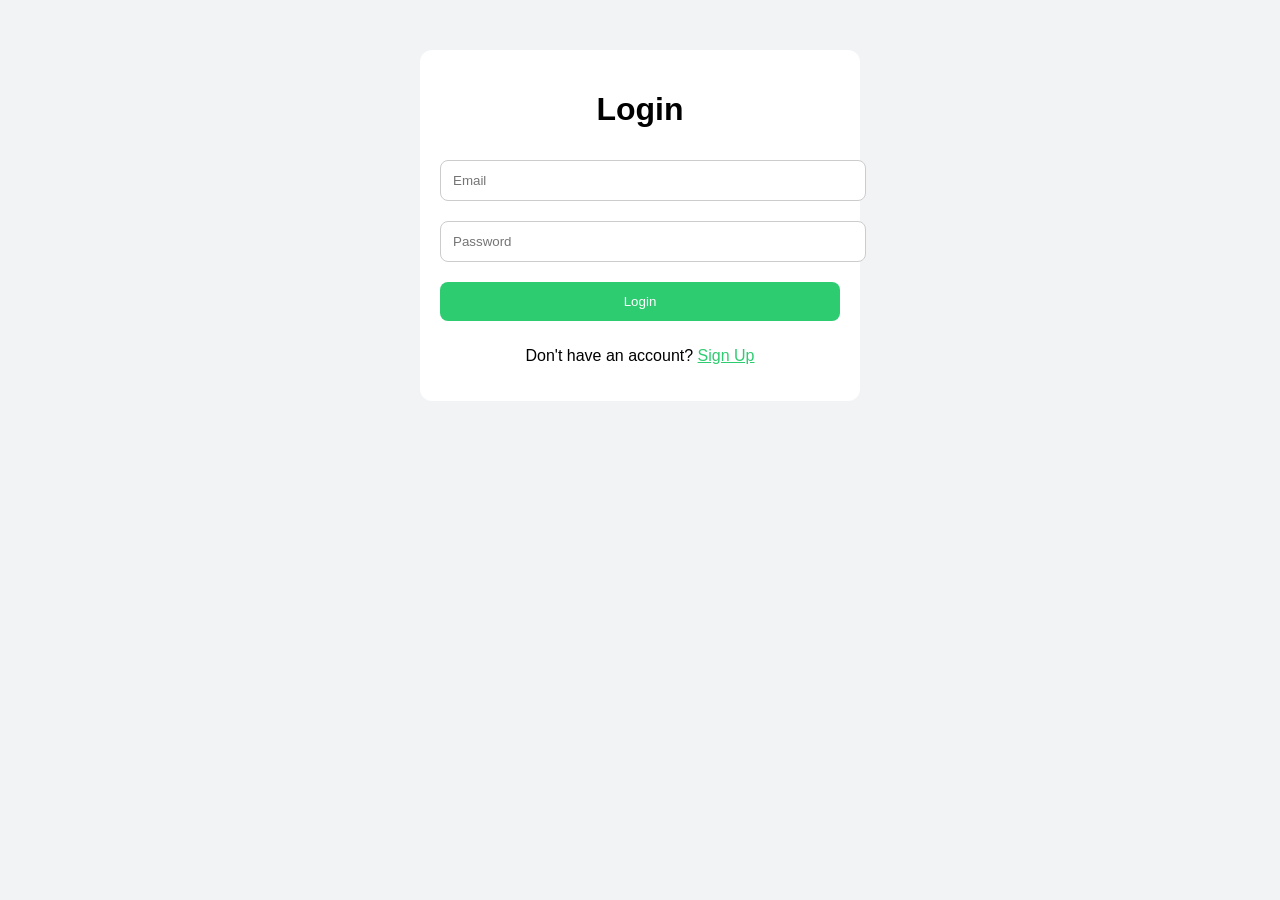
<file: index.html>
<!DOCTYPE html>
<html lang="en">

<head>
    <meta charset="UTF-8">
    <meta name="viewport" content="width=device-width, initial-scale=1.0">
    <title>Cleanup Nepal - Login / Sign Up</title>
    <style>
        body {
            font-family: 'Poppins', sans-serif;
            background-color: #f2f3f4;
            margin: 0;
        }

        .container {
            max-width: 400px;
            margin: 50px auto;
            padding: 20px;
            background: #fff;
            border-radius: 12px;
            text-align: center;
        }

        input,
        button {
            width: 100%;
            padding: 12px;
            margin: 10px 0;
            border-radius: 8px;
            border: 1px solid #ccc;
        }

        button {
            background-color: #2ECC71;
            color: #fff;
            border: none;
            cursor: pointer;
        }

        .error {
            color: red;
        }

        .toggle-link {
            color: #2ECC71;
            cursor: pointer;
            text-decoration: underline;
        }

        .hidden {
            display: none;
        }
    </style>
</head>

<body>
    <div class="container">
        <h1 id="formTitle">Login</h1>

        <form id="loginForm">
            <input type="email" id="loginEmail" placeholder="Email" required>
            <input type="password" id="loginPassword" placeholder="Password" required>
            <button type="submit">Login</button>
        </form>

        <form id="signupForm" class="hidden">
            <input type="text" id="signupName" placeholder="Full Name" required>
            <input type="email" id="signupEmail" placeholder="Email" required>
            <input type="password" id="signupPassword" placeholder="Password" required>
            <button type="submit">Sign Up</button>
        </form>

        <p id="error" class="error"></p>
        <p id="toggleText">
            <span id="toggleMessage">Don't have an account?</span>
            <span class="toggle-link" id="toggleForm">Sign Up</span>
        </p>
    </div>

    <script>
        const loginForm = document.getElementById('loginForm');
        const signupForm = document.getElementById('signupForm');
        const toggleFormLink = document.getElementById('toggleForm');
        const formTitle = document.getElementById('formTitle');
        const toggleMessage = document.getElementById('toggleMessage');
        const errorText = document.getElementById('error');

        toggleFormLink.addEventListener('click', () => {
            loginForm.classList.toggle('hidden');
            signupForm.classList.toggle('hidden');

            if (loginForm.classList.contains('hidden')) {
                formTitle.innerText = "Sign Up";
                toggleMessage.innerText = "Already have an account?";
                toggleFormLink.innerText = "Login";
                errorText.innerText = "";
            } else {
                formTitle.innerText = "Login";
                toggleMessage.innerText = "Don't have an account?";
                toggleFormLink.innerText = "Sign Up";
                errorText.innerText = "";
            }
        });

        loginForm.addEventListener('submit', function (e) {
            e.preventDefault();
            const email = document.getElementById('loginEmail').value;
            const password = document.getElementById('loginPassword').value;

            if (email === "test@example.com" && password === "12345") {
                window.location.href = "dashboard.html";
            } else {
                errorText.innerText = "Invalid email or password";
            }
        });

        signupForm.addEventListener('submit', function (e) {
            e.preventDefault();
            const name = document.getElementById('signupName').value;
            const email = document.getElementById('signupEmail').value;
            const password = document.getElementById('signupPassword').value;

            console.log("Sign Up Data:", { name, email, password });
            errorText.style.color = "green";
            errorText.innerText = "Sign Up successful! You can now login.";
            toggleFormLink.click();
        });
    </script>
</body>

</html>
</file>
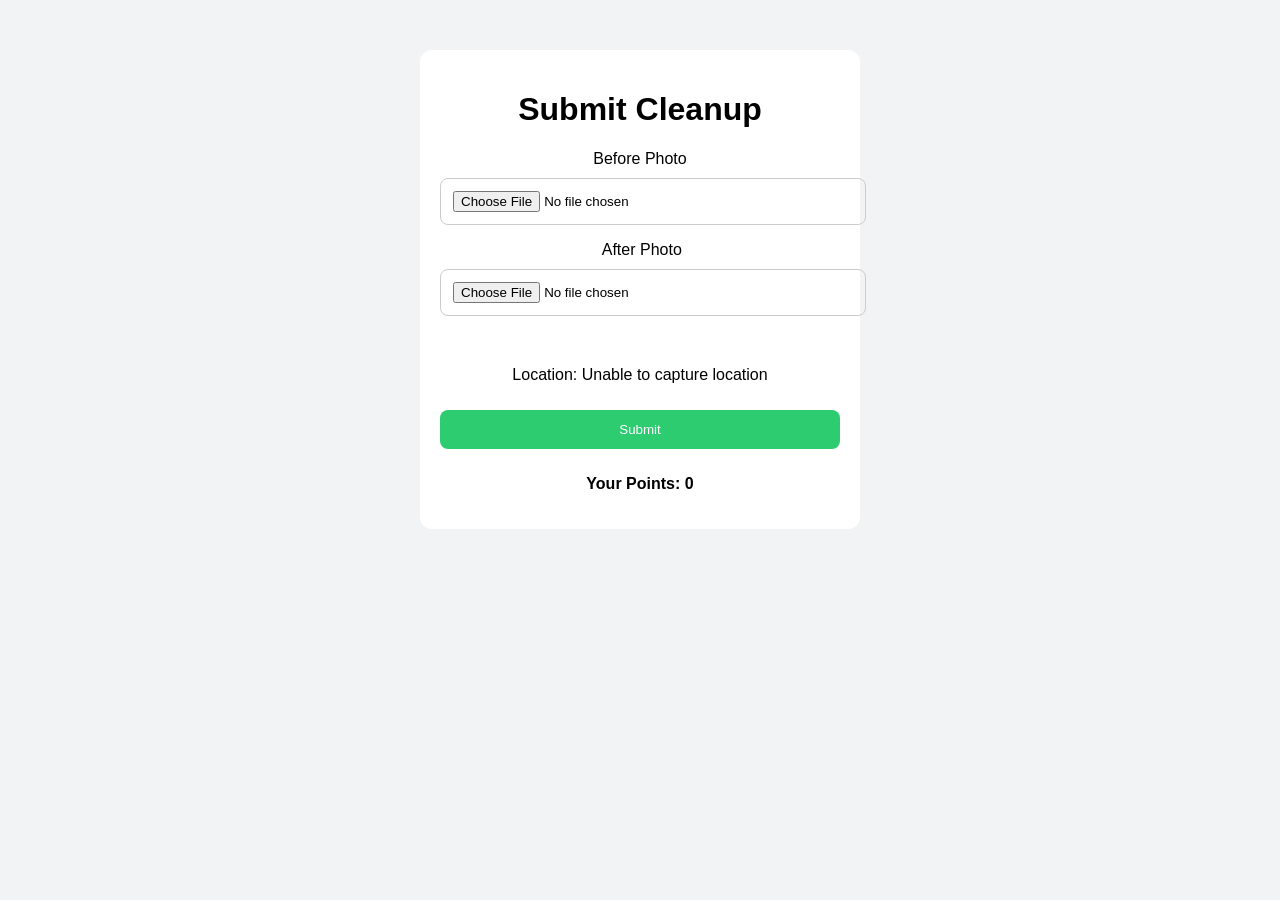
<file: cleanup.html>
<!DOCTYPE html>
<html lang="en">

<head>
    <meta charset="UTF-8">
    <meta name="viewport" content="width=device-width, initial-scale=1.0">
    <title>Cleanup Nepal - Submit Cleanup</title>
    <style>
        body {
            font-family: 'Poppins', sans-serif;
            background-color: #f2f3f4;
            margin: 0;
        }

        .cleanup-container {
            max-width: 400px;
            margin: 50px auto;
            padding: 20px;
            background: #fff;
            border-radius: 12px;
            text-align: center;
        }

        input,
        button {
            width: 100%;
            padding: 12px;
            margin: 10px 0;
            border-radius: 8px;
            border: 1px solid #ccc;
        }

        button {
            background-color: #2ECC71;
            color: #fff;
            border: none;
            cursor: pointer;
        }

        .success {
            color: green;
        }

        .error {
            color: red;
        }

        img.preview {
            max-width: 100%;
            margin: 10px 0;
            border-radius: 8px;
        }

        .points-display {
            font-weight: bold;
            margin-top: 10px;
        }
    </style>
</head>

<body>
    <div class="cleanup-container">
        <h1>Submit Cleanup</h1>
        <form id="cleanupForm">
            <label>Before Photo</label>
            <input type="file" id="beforePhoto" accept="image/*" required>
            <img id="beforePreview" class="preview">

            <label>After Photo</label>
            <input type="file" id="afterPhoto" accept="image/*" required>
            <img id="afterPreview" class="preview">

            <p>Location: <span id="location">Not captured yet</span></p>
            <button type="submit">Submit</button>
        </form>
        <p id="cleanup-msg" class="success"></p>
        <p class="points-display">Your Points: <span id="user-points">0</span></p>
    </div>

    <script>
        let points = 0;

        function previewImage(inputId, previewId) {
            const input = document.getElementById(inputId);
            const preview = document.getElementById(previewId);
            input.addEventListener('change', function () {
                const file = input.files[0];
                if (file) {
                    const reader = new FileReader();
                    reader.onload = function (e) {
                        preview.src = e.target.result;
                    }
                    reader.readAsDataURL(file);
                }
            });
        }
        previewImage('beforePhoto', 'beforePreview');
        previewImage('afterPhoto', 'afterPreview');

        const locationSpan = document.getElementById('location');
        let userLat = null;
        let userLon = null;

        if (navigator.geolocation) {
            navigator.geolocation.getCurrentPosition(function (position) {
                userLat = position.coords.latitude;
                userLon = position.coords.longitude;
                locationSpan.innerText = `Lat: ${userLat.toFixed(6)}, Lon: ${userLon.toFixed(6)}`;
            }, function (err) {
                locationSpan.innerText = "Unable to capture location";
            });
        } else {
            locationSpan.innerText = "Geolocation not supported";
        }

        
        const allowedArea = {
            latMin: 27.6800,
            latMax: 27.6900,
            lonMin: 85.2900,
            lonMax: 85.3000
        };

        function isInAllowedArea(lat, lon) {
            return lat >= allowedArea.latMin && lat <= allowedArea.latMax &&
                lon >= allowedArea.lonMin && lon <= allowedArea.lonMax;
        }

        const cleanupForm = document.getElementById('cleanupForm');
        if (cleanupForm) {
            cleanupForm.addEventListener('submit', function (e) {
                e.preventDefault();
                if (userLat !== null && userLon !== null && isInAllowedArea(userLat, userLon)) {
                    points += 10;
                    document.getElementById('user-points').innerText = points;
                    document.getElementById('cleanup-msg').innerText = "Cleanup submitted! +10 points";
                } else {
                    document.getElementById('cleanup-msg').innerText = "You are not at an allowed cleanup location";
                    document.getElementById('cleanup-msg').className = "error";
                }
                cleanupForm.reset();
                document.getElementById('beforePreview').src = '';
                document.getElementById('afterPreview').src = '';
            });
        }
    </script>
</body>

</html>
</file>
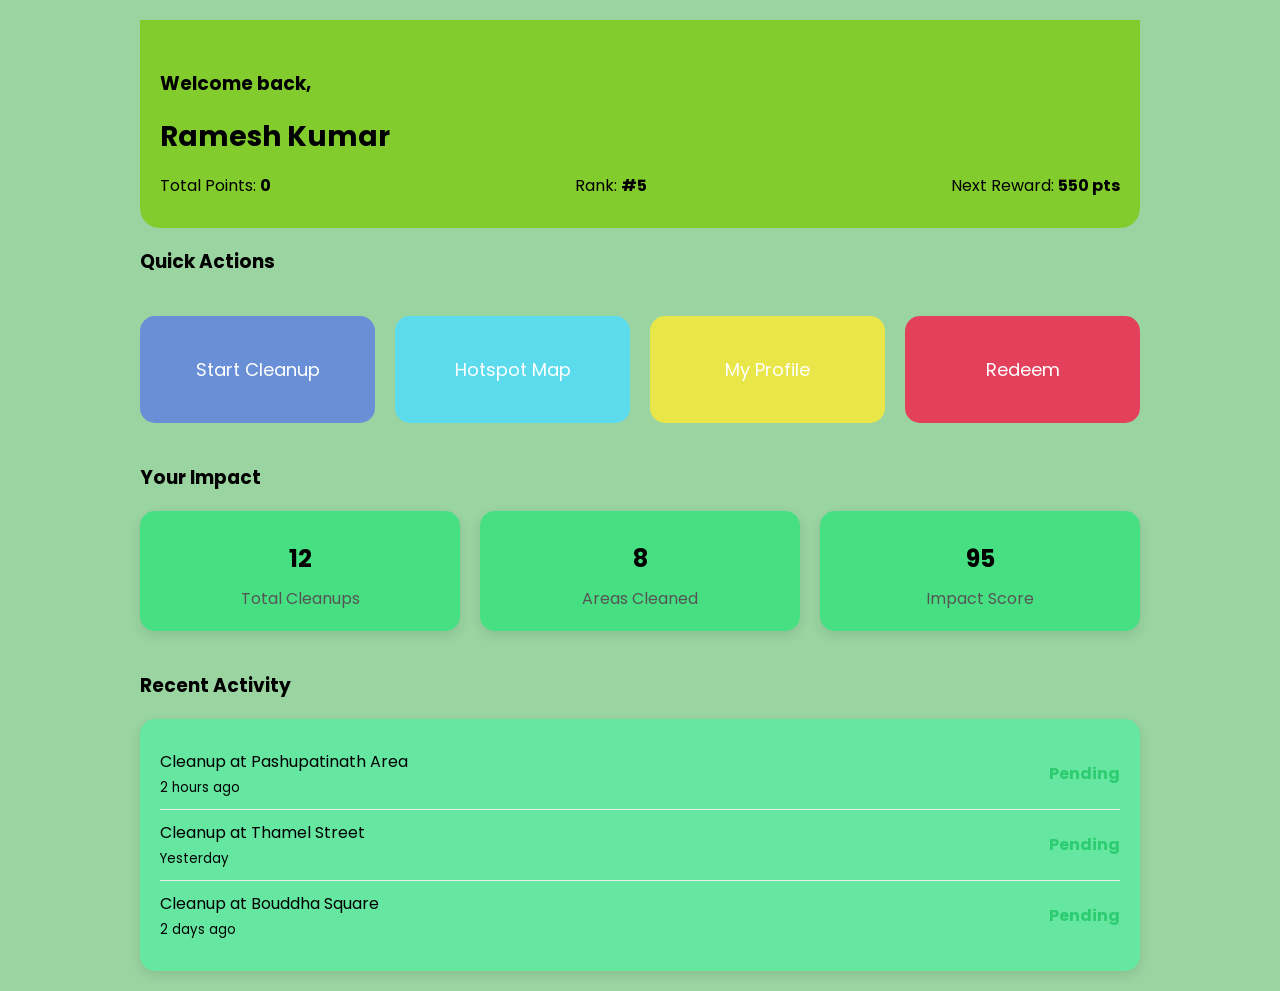
<file: dashboard.html>
<!DOCTYPE html>
<html lang="en">

<head>
  <meta charset="UTF-8">
  <meta name="viewport" content="width=device-width, initial-scale=1.0">
  <title>Cleanup Nepal - Dashboard</title>
  <link href="https://fonts.googleapis.com/css2?family=Poppins:wght@400;600;700&display=swap" rel="stylesheet">
  <style>
    body,
    html {
      margin: 0;
      padding: 0;
      font-family: 'Poppins', sans-serif;
      background: #9ad4a1;
    }

    .dashboard-container {
      padding: 20px;
      max-width: 1000px;
      margin: 0 auto;
    }

    .top-card {
      background-color: #82cc2e;
      color: #000000;
      padding: 30px 20px;
      border-radius: 0 0 20px 20px;
    }

    .top-card h2 {
      margin: 5px 0;
      font-size: 28px;
    }

    .top-card .info {
      display: flex;
      justify-content: space-between;
      margin-top: 15px;
      flex-wrap: wrap;
      gap: 10px;
    }

    .quick-actions {
      display: grid;
      grid-template-columns: repeat(auto-fit, minmax(200px, 1fr));
      gap: 20px;
      margin: 40px 0;
    }

    .tile {
      color: #fff;
      padding: 40px 20px;
      border-radius: 15px;
      font-size: 18px;
      display: flex;
      flex-direction: column;
      align-items: center;
      justify-content: center;
      cursor: pointer;
      transition: transform 0.2s;
      text-align: center;
    }

    .tile:hover {
      transform: translateY(-5px);
      opacity: 0.9;
    }

    .green {
      background-color: #6990d7;
    }

    .blue {
      background-color: #5cdbec;
    }

    .purple {
      background-color: #e9e64a;
    }

    .orange {
      background-color: #e3405b;
    }

    .impact-cards {
      display: grid;
      grid-template-columns: repeat(auto-fit, minmax(150px, 1fr));
      gap: 20px;
      margin-bottom: 40px;
    }

    .impact-card {
      background: #46e083;
      border-radius: 15px;
      padding: 20px;
      text-align: center;
      box-shadow: 0 4px 12px rgba(0, 0, 0, 0.1);
    }

    .impact-card h3 {
      font-size: 24px;
      margin: 10px 0;
    }

    .impact-card p {
      color: #555;
      margin: 0;
    }

    .activity-feed {
      background: #65e6a1;
      padding: 20px;
      border-radius: 15px;
      box-shadow: 0 4px 12px rgba(0, 0, 0, 0.1);
    }

    .activity-item {
      display: flex;
      justify-content: space-between;
      align-items: center;
      padding: 10px 0;
      border-bottom: 1px solid #eee;
    }

    .activity-item:last-child {
      border-bottom: none;
    }

    .activity-item p {
      margin: 0;
    }

    .activity-item .pts {
      color: #2ecc71;
      font-weight: bold;
    }
  </style>
</head>

<body>

  <div class="dashboard-container">

    <div class="top-card">
      <h3>Welcome back,</h3>
      <h2 id="username">Ramesh Kumar</h2>
      <div class="info">
        <span> Total Points: <strong id="points">0</strong></span>
        <span>Rank: <strong id="rank">#5</strong></span>
        <span>Next Reward: <strong id="next-reward">550 pts</strong></span>
      </div>
    </div>

    <h3>Quick Actions</h3>
    <div class="quick-actions">
      <div class="tile green" onclick="goTo('cleanup.html')">Start Cleanup</div>
      <div class="tile blue" onclick="goTo('Hotspotmap.html')">Hotspot Map</div>
      <div class="tile purple" onclick="goTo('My Profile.html')">My Profile</div>
      <div class="tile orange" onclick="goTo('Redeem.html')">Redeem</div>
    </div>

    <h3>Your Impact</h3>
    <div class="impact-cards">
      <div class="impact-card">
        <h3 id="total-cleanups">12</h3>
        <p>Total Cleanups</p>
      </div>
      <div class="impact-card">
        <h3 id="areas-cleaned">8</h3>
        <p>Areas Cleaned</p>
      </div>
      <div class="impact-card">
        <h3 id="impact-score">95</h3>
        <p>Impact Score</p>
      </div>
    </div>

    <h3>Recent Activity</h3>
    <div class="activity-feed" id="activity-feed">
      <div class="activity-item">
        <p>Cleanup at Pashupatinath Area <br><small>2 hours ago</small></p>
        <span class="pts pending">Pending</span>
      </div>
      <div class="activity-item">
        <p>Cleanup at Thamel Street <br><small>Yesterday</small></p>
        <span class="pts pending">Pending</span>
      </div>
      <div class="activity-item">
        <p>Cleanup at Bouddha Square <br><small>2 days ago</small></p>
        <span class="pts pending">Pending</span>
      </div>
    </div>

  </div>

  <script>
    function goTo(page) {
      window.location.href = page;
    }
  </script>

</body>

</html>
</file>
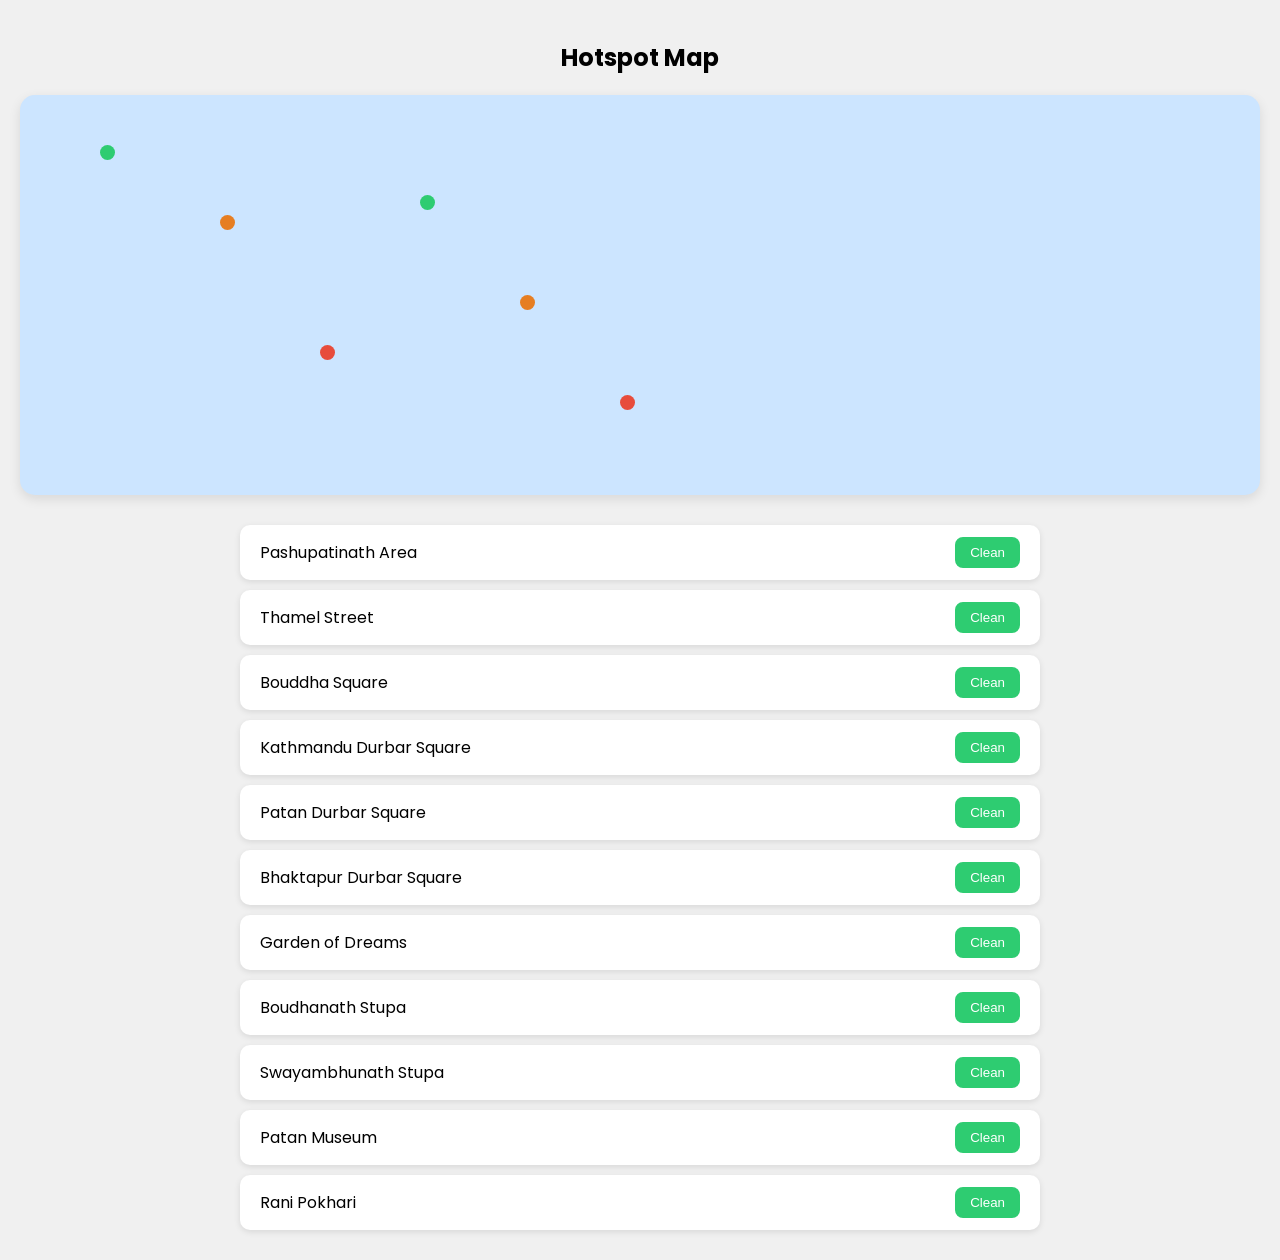
<file: Hotspotmap.html>
<!DOCTYPE html>
<html lang="en">

<head>
    <meta charset="UTF-8">
    <meta name="viewport" content="width=device-width, initial-scale=1.0">
    <title>Hotspot Map</title>
    <link href="https://fonts.googleapis.com/css2?family=Poppins:wght@400;600;700&display=swap" rel="stylesheet">
    <style>
        body {
            font-family: 'Poppins', sans-serif;
            margin: 0;
            padding: 20px;
            background: #f0f0f0;
        }

        h2 {
            text-align: center;
        }

        /* Original map area */
        .map-container {
            width: 100%;
            height: 400px;
            background: #cce5ff;
            /* light blue for map visibility */
            border-radius: 15px;
            margin-bottom: 30px;
            position: relative;
            box-shadow: 0 4px 12px rgba(0, 0, 0, 0.1);
        }

        /* Example hotspot dots */
        .hotspot {
            width: 15px;
            height: 15px;
            border-radius: 50%;
            position: absolute;
        }

        .hotspot.green {
            background-color: #2ecc71;
        }

        .hotspot.orange {
            background-color: #e67e22;
        }

        .hotspot.red {
            background-color: #e74c3c;
        }

        .location-list {
            max-width: 800px;
            margin: 0 auto;
        }

        .location-item {
            display: flex;
            justify-content: space-between;
            align-items: center;
            background: #fff;
            padding: 12px 20px;
            margin-bottom: 10px;
            border-radius: 10px;
            box-shadow: 0 2px 6px rgba(0, 0, 0, 0.1);
        }

        .location-item button {
            background-color: #2ecc71;
            color: white;
            border: none;
            padding: 8px 15px;
            border-radius: 8px;
            cursor: pointer;
        }

        .location-item button:hover {
            opacity: 0.9;
        }
    </style>
</head>

<body>

    <h2>Hotspot Map</h2>

    <div class="map-container">
        <!-- Example hotspots -->
        <div class="hotspot green" style="top: 50px; left: 80px;"></div>
        <div class="hotspot orange" style="top: 120px; left: 200px;"></div>
        <div class="hotspot red" style="top: 250px; left: 300px;"></div>
        <div class="hotspot green" style="top: 100px; left: 400px;"></div>
        <div class="hotspot orange" style="top: 200px; left: 500px;"></div>
        <div class="hotspot red" style="top: 300px; left: 600px;"></div>
    </div>

    <div class="location-list">
        <div class="location-item">Pashupatinath Area <button onclick="goToCleanup()">Clean</button></div>
        <div class="location-item">Thamel Street <button onclick="goToCleanup()">Clean</button></div>
        <div class="location-item">Bouddha Square <button onclick="goToCleanup()">Clean</button></div>
        <div class="location-item">Kathmandu Durbar Square <button onclick="goToCleanup()">Clean</button></div>
        <div class="location-item">Patan Durbar Square <button onclick="goToCleanup()">Clean</button></div>
        <div class="location-item">Bhaktapur Durbar Square <button onclick="goToCleanup()">Clean</button></div>
        <div class="location-item">Garden of Dreams <button onclick="goToCleanup()">Clean</button></div>
        <div class="location-item">Boudhanath Stupa <button onclick="goToCleanup()">Clean</button></div>
        <div class="location-item">Swayambhunath Stupa <button onclick="goToCleanup()">Clean</button></div>
        <div class="location-item">Patan Museum <button onclick="goToCleanup()">Clean</button></div>
        <div class="location-item">Rani Pokhari <button onclick="goToCleanup()">Clean</button></div>
    </div>

    <script>
        function goToCleanup() {
            window.location.href = 'cleanup.html';
        }
    </script>

</body>

</html>
</file>
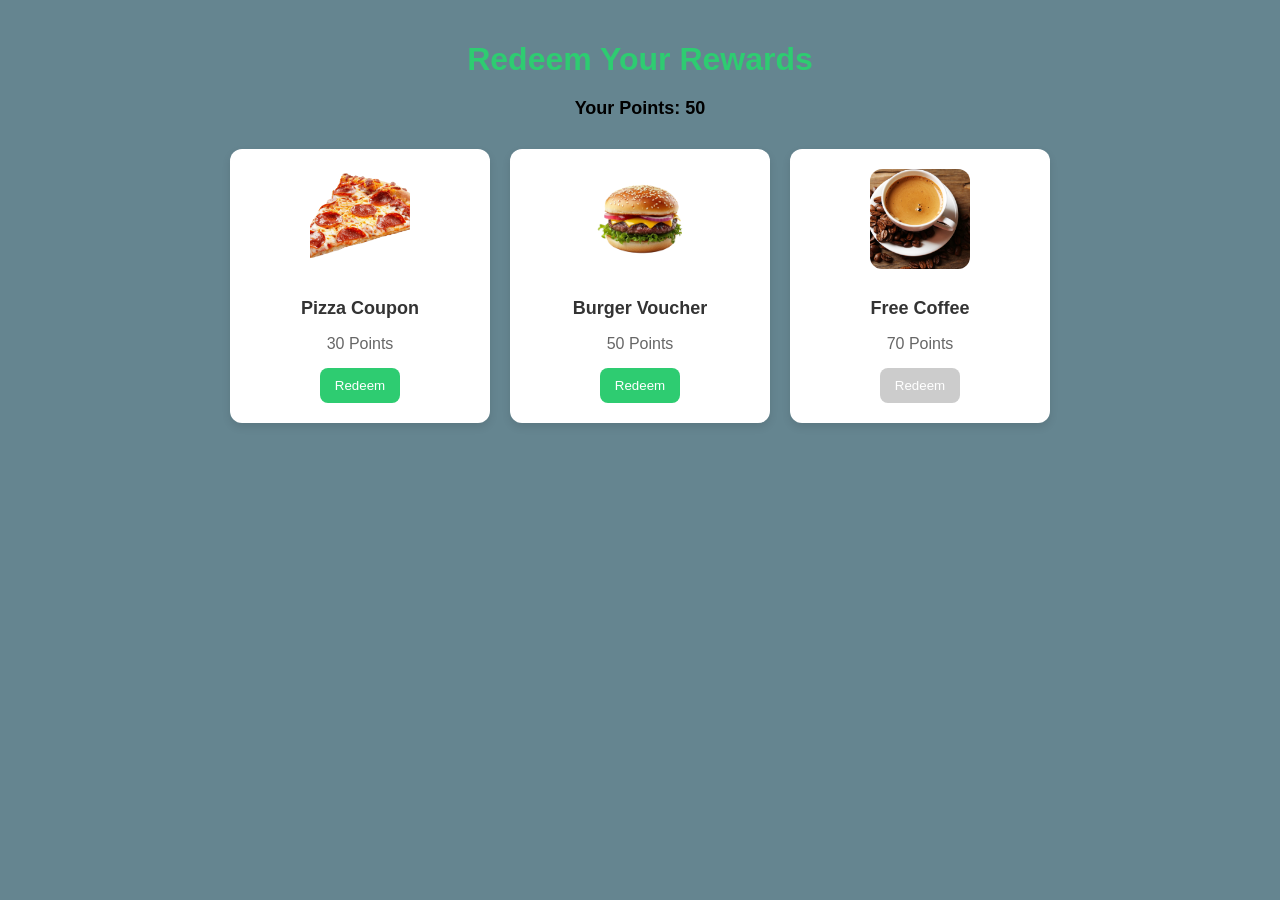
<file: Redeem.html>
<!DOCTYPE html>
<html lang="en">

<head>
    <meta charset="UTF-8">
    <meta name="viewport" content="width=device-width, initial-scale=1.0">
    <title>Cleanup Nepal - Redeem Rewards</title>
    <style>
        body {
            font-family: 'Poppins', sans-serif;
            background-color: #658590;
            margin: 0;
            padding: 20px;
        }

        .redeem-container {
            max-width: 900px;
            margin: 20px auto;
            text-align: center;
        }

        h1 {
            color: #2ECC71;
            margin-bottom: 20px;
        }

        .points-display {
            font-size: 18px;
            margin-bottom: 30px;
            font-weight: bold;
        }

        .redeem-grid {
            display: flex;
            flex-wrap: wrap;
            justify-content: center;
            gap: 20px;
        }

        .redeem-card {
            background: #fff;
            border-radius: 12px;
            padding: 20px;
            width: 220px;
            box-shadow: 0 4px 8px rgba(0, 0, 0, 0.1);
            transition: transform 0.2s, box-shadow 0.2s;
            text-align: center;
        }

        .redeem-card:hover {
            transform: translateY(-5px);
            box-shadow: 0 8px 16px rgba(0, 0, 0, 0.2);
        }

        .redeem-card img {
            width: 100px;
            height: 100px;
            object-fit: cover;
            margin-bottom: 15px;
            border-radius: 12px;
        }

        .redeem-card h3 {
            margin: 10px 0;
            font-size: 18px;
            color: #333;
        }

        .redeem-card p {
            color: #666;
            margin-bottom: 15px;
        }

        button.redeem-btn {
            background-color: #2ECC71;
            color: #fff;
            border: none;
            padding: 10px 15px;
            border-radius: 8px;
            cursor: pointer;
            transition: background 0.2s;
        }

        button.redeem-btn:hover {
            background-color: #27ae60;
        }

        button.redeem-btn:disabled {
            background-color: #ccc;
            cursor: not-allowed;
        }

        .success-msg {
            color: green;
            margin-top: 15px;
        }
    </style>
</head>

<body>

    <div class="redeem-container">
        <h1>Redeem Your Rewards</h1>
        <p class="points-display">Your Points: <span id="user-points"></span></p>

        <div class="redeem-grid" id="redeem-grid">
            <div class="redeem-card" data-points="30">
                <img src="pizza.png" alt="Restaurant 1">
                <h3>Pizza Coupon</h3>
                <p>30 Points</p>
                <button class="redeem-btn">Redeem</button>
            </div>
            <div class="redeem-card" data-points="50">
                <img src="burger.webp" alt="Restaurant 2">
                <h3>Burger Voucher</h3>
                <p>50 Points</p>
                <button class="redeem-btn">Redeem</button>
            </div>
            <div class="redeem-card" data-points="70">
                <img src="coffee.jpg" alt="Restaurant 3">
                <h3>Free Coffee</h3>
                <p>70 Points</p>
                <button class="redeem-btn">Redeem</button>
            </div>
        </div>
        <p class="success-msg" id="success-msg"></p>
    </div>

    <script>
        let userPoints = localStorage.getItem('userPoints') ? parseInt(localStorage.getItem('userPoints')) : 50;
        const pointsDisplay = document.getElementById('user-points');
        pointsDisplay.innerText = userPoints;

        function updateUserPointsDisplay() {
            pointsDisplay.innerText = userPoints;
            localStorage.setItem('userPoints', userPoints);
        }

        const redeemButtons = document.querySelectorAll('.redeem-btn');
        redeemButtons.forEach(btn => {
            const card = btn.parentElement;
            const requiredPoints = parseInt(card.getAttribute('data-points'));
            if (userPoints < requiredPoints) btn.disabled = true;

            btn.addEventListener('click', function () {
                if (userPoints >= requiredPoints) {
                    userPoints -= requiredPoints;
                    updateUserPointsDisplay();
                    document.getElementById('success-msg').innerText = `You have redeemed ${card.querySelector('h3').innerText}!`;
                    btn.disabled = true;

                    redeemButtons.forEach(b => {
                        const req = parseInt(b.parentElement.getAttribute('data-points'));
                        if (userPoints < req) b.disabled = true;
                    });

                } else {
                    document.getElementById('success-msg').innerText = `Not enough points to redeem this reward.`;
                }
            });
        });
    </script>

</body>

</html>
</file>
